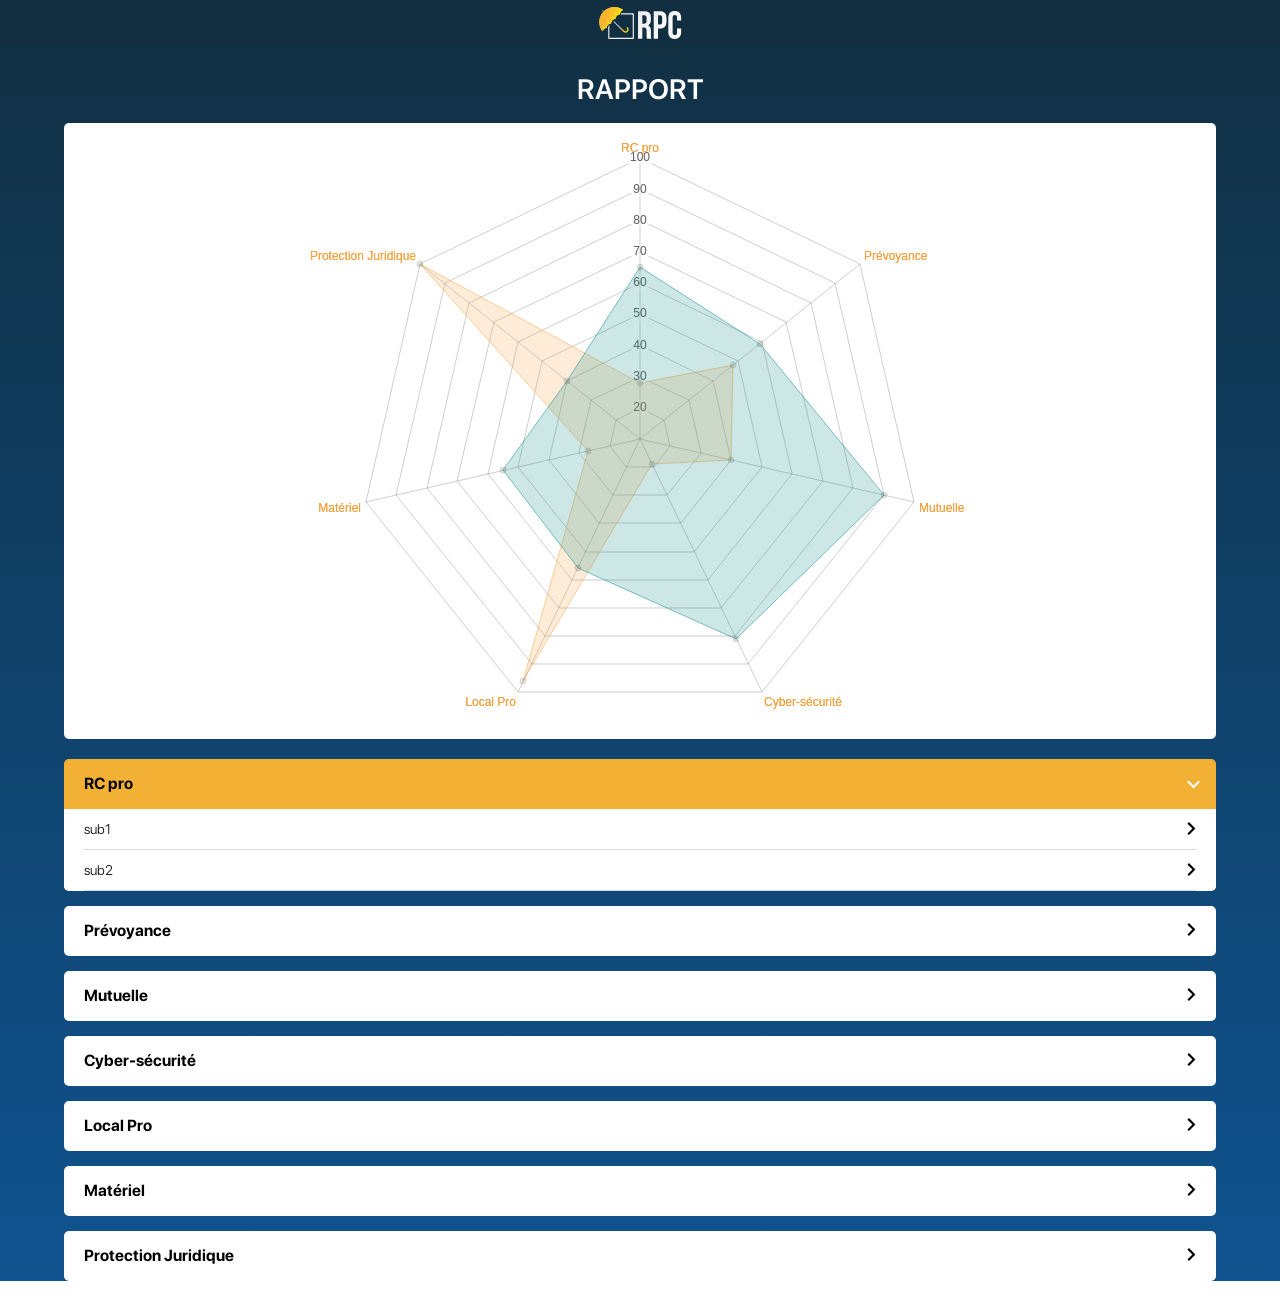
<file: index.html>
<!doctype html><html lang="en"><head><meta charset="utf-8"/><link rel="shortcut icon" href="/favicon.ico"/><meta name="viewport" content="width=device-width,initial-scale=1,shrink-to-fit=no"/><meta name="theme-color" content="#000000"/><link rel="manifest" href="/manifest.json"/><title>React App</title><link href="/static/css/main.ed674c7e.chunk.css" rel="stylesheet"></head><body><noscript>You need to enable JavaScript to run this app.</noscript><div id="root"></div><script>!function(l){function e(e){for(var r,t,n=e[0],o=e[1],u=e[2],f=0,i=[];f<n.length;f++)t=n[f],p[t]&&i.push(p[t][0]),p[t]=0;for(r in o)Object.prototype.hasOwnProperty.call(o,r)&&(l[r]=o[r]);for(s&&s(e);i.length;)i.shift()();return c.push.apply(c,u||[]),a()}function a(){for(var e,r=0;r<c.length;r++){for(var t=c[r],n=!0,o=1;o<t.length;o++){var u=t[o];0!==p[u]&&(n=!1)}n&&(c.splice(r--,1),e=f(f.s=t[0]))}return e}var t={},p={1:0},c=[];function f(e){if(t[e])return t[e].exports;var r=t[e]={i:e,l:!1,exports:{}};return l[e].call(r.exports,r,r.exports,f),r.l=!0,r.exports}f.m=l,f.c=t,f.d=function(e,r,t){f.o(e,r)||Object.defineProperty(e,r,{enumerable:!0,get:t})},f.r=function(e){"undefined"!=typeof Symbol&&Symbol.toStringTag&&Object.defineProperty(e,Symbol.toStringTag,{value:"Module"}),Object.defineProperty(e,"__esModule",{value:!0})},f.t=function(r,e){if(1&e&&(r=f(r)),8&e)return r;if(4&e&&"object"==typeof r&&r&&r.__esModule)return r;var t=Object.create(null);if(f.r(t),Object.defineProperty(t,"default",{enumerable:!0,value:r}),2&e&&"string"!=typeof r)for(var n in r)f.d(t,n,function(e){return r[e]}.bind(null,n));return t},f.n=function(e){var r=e&&e.__esModule?function(){return e.default}:function(){return e};return f.d(r,"a",r),r},f.o=function(e,r){return Object.prototype.hasOwnProperty.call(e,r)},f.p="/";var r=window.webpackJsonp=window.webpackJsonp||[],n=r.push.bind(r);r.push=e,r=r.slice();for(var o=0;o<r.length;o++)e(r[o]);var s=n;a()}([])</script><script src="/static/js/2.e482c2a6.chunk.js"></script><script src="/static/js/main.771df1aa.chunk.js"></script></body></html>
</file>
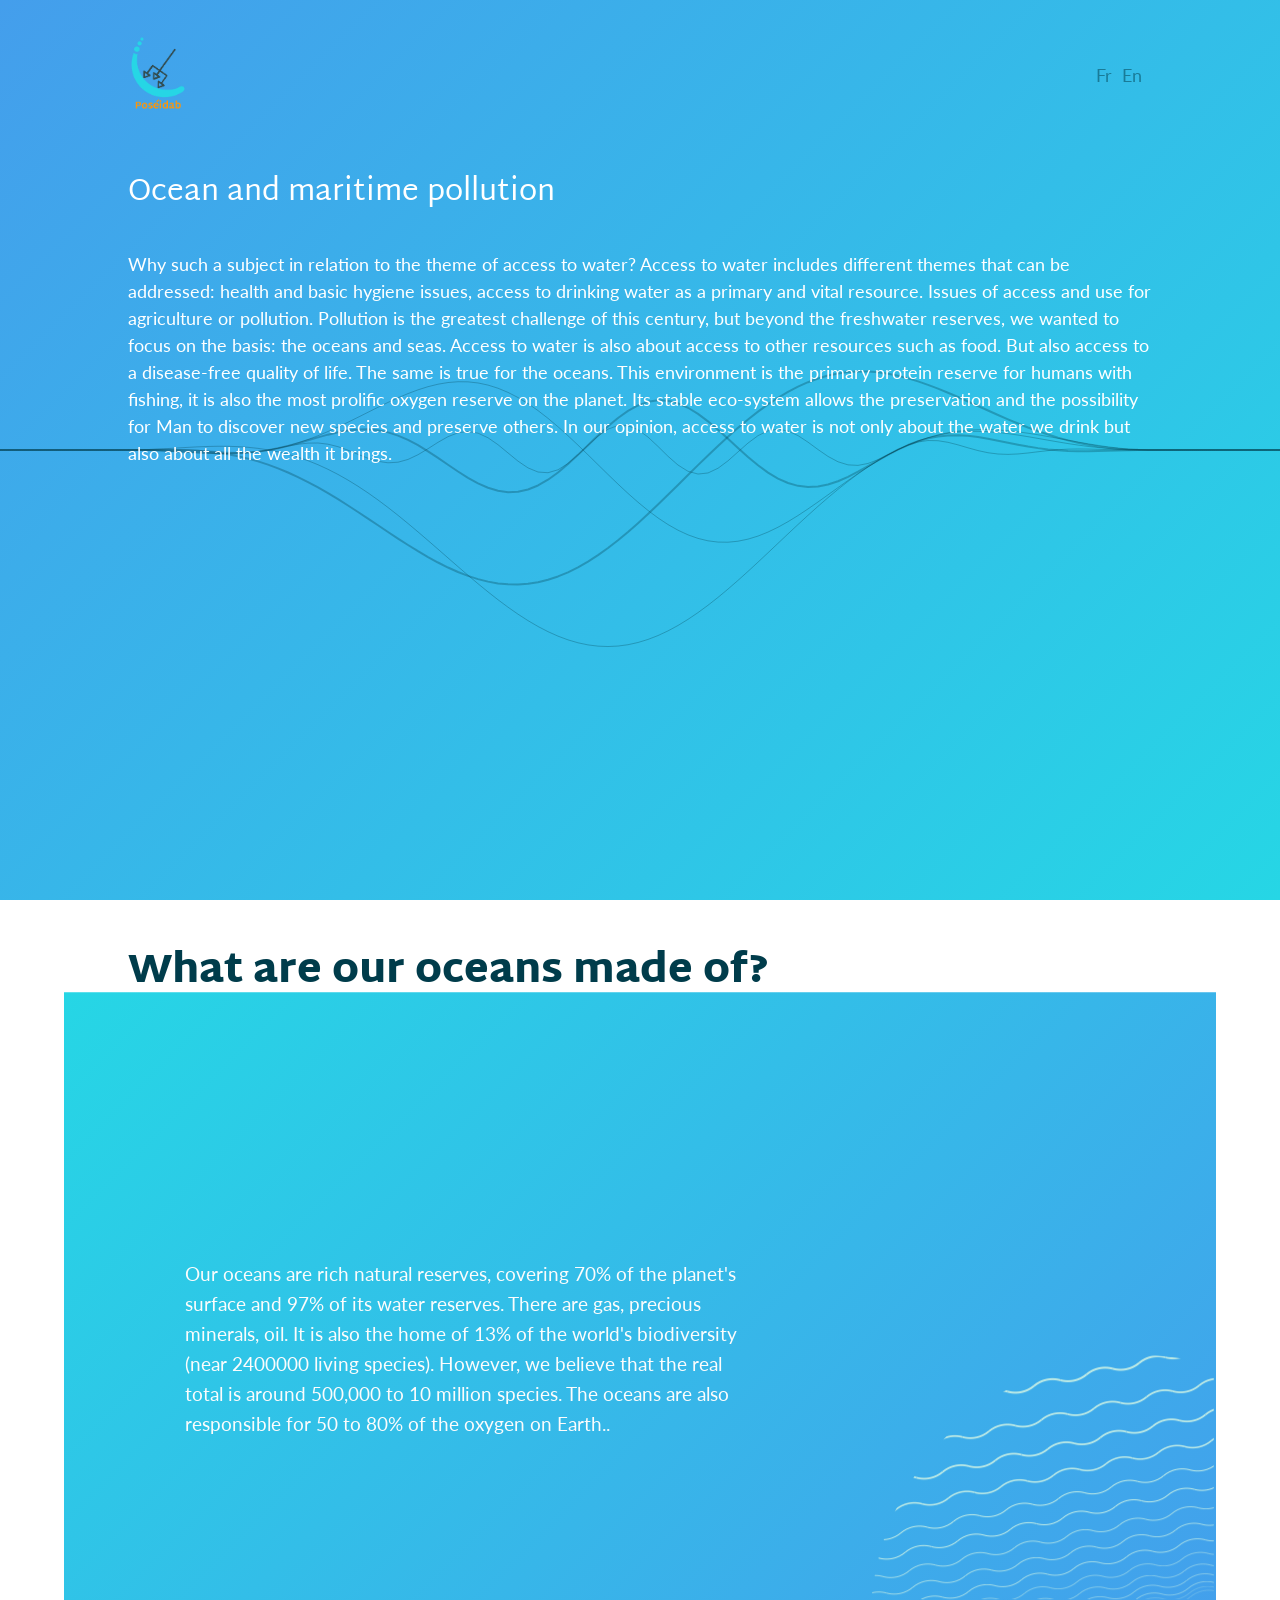
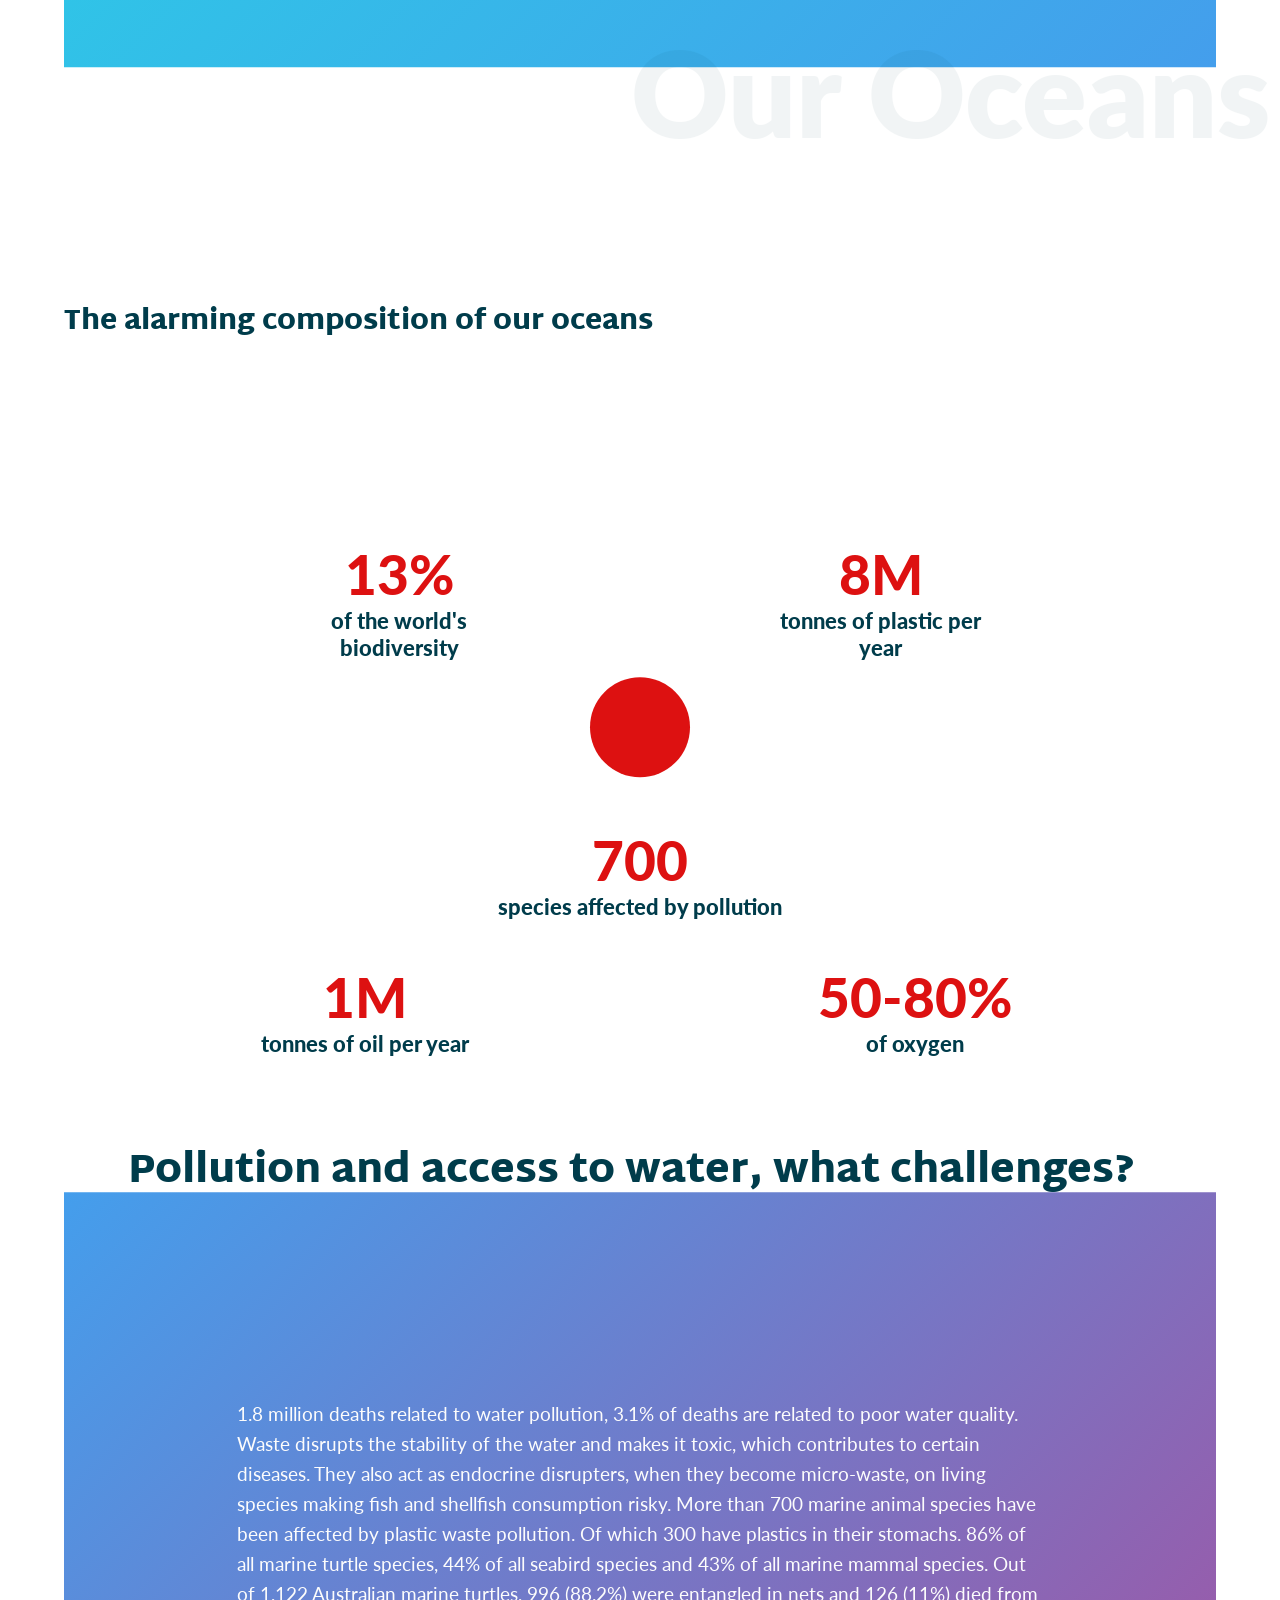
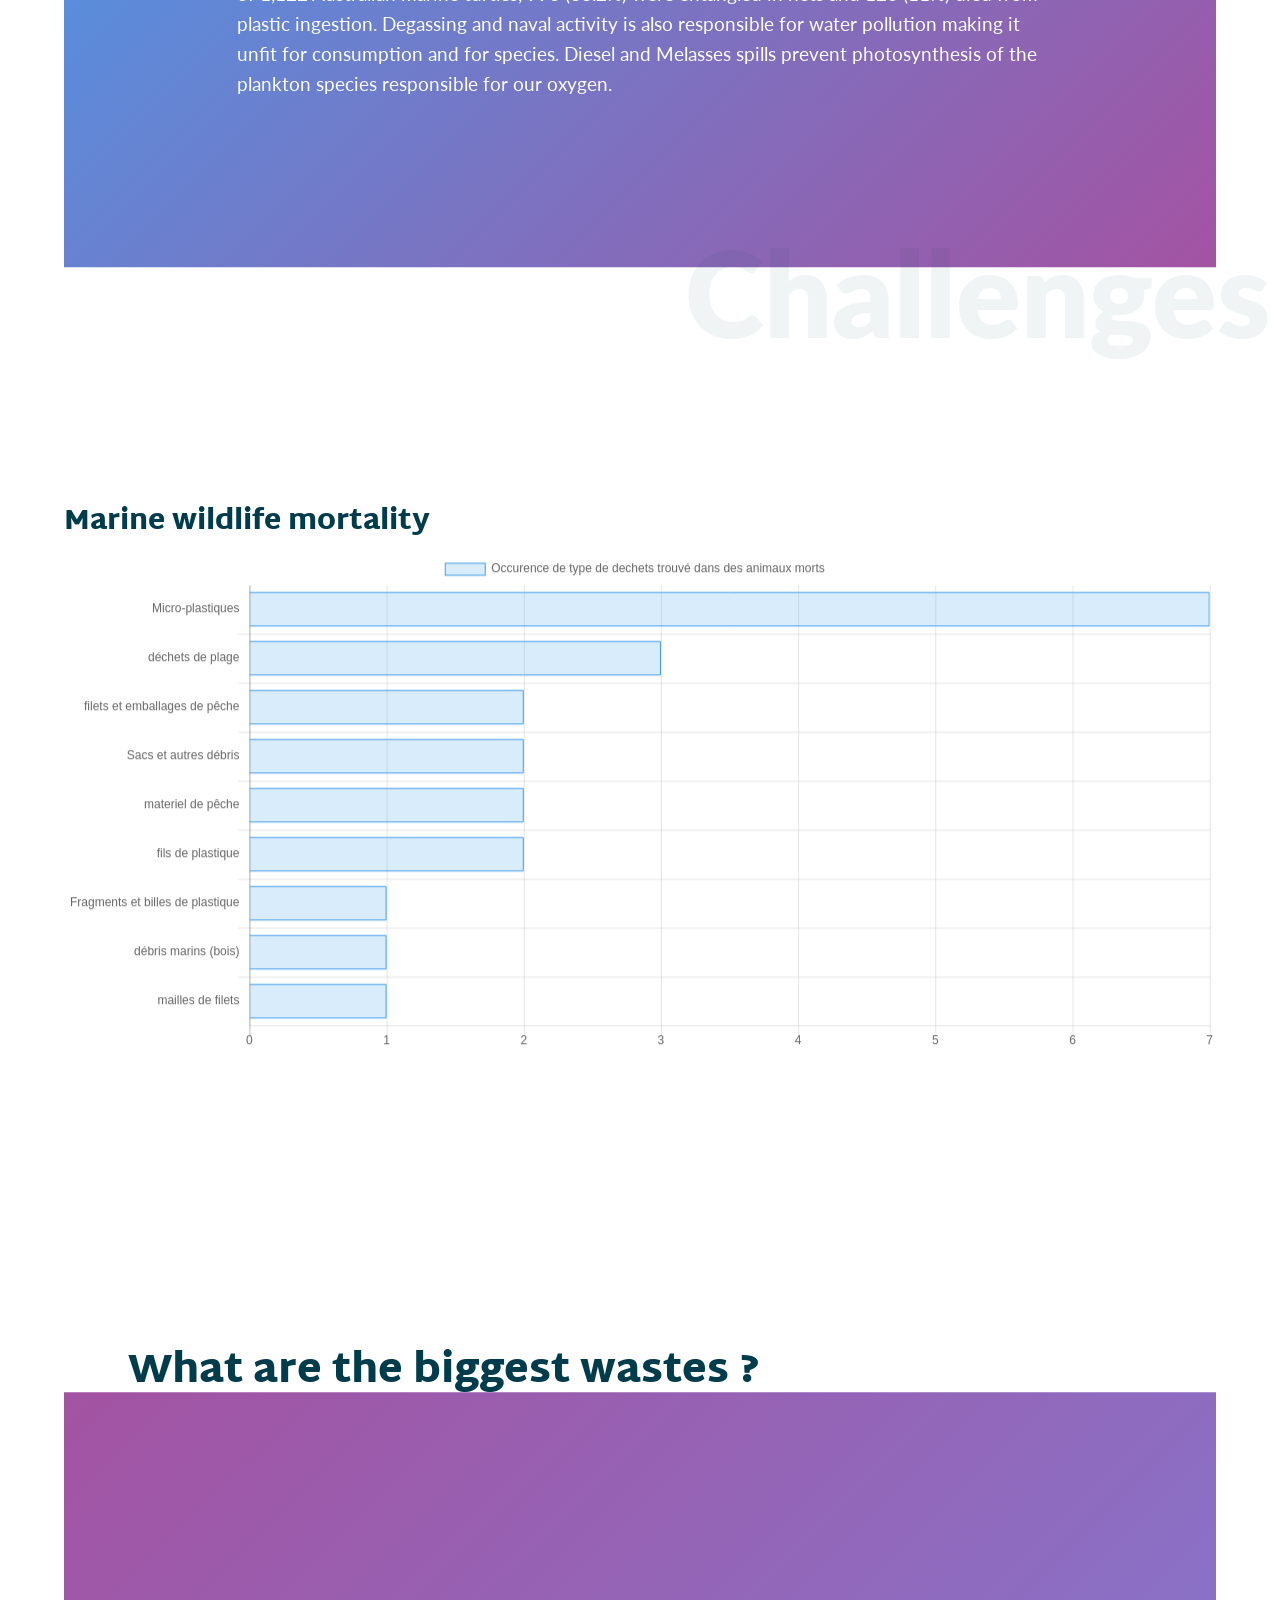
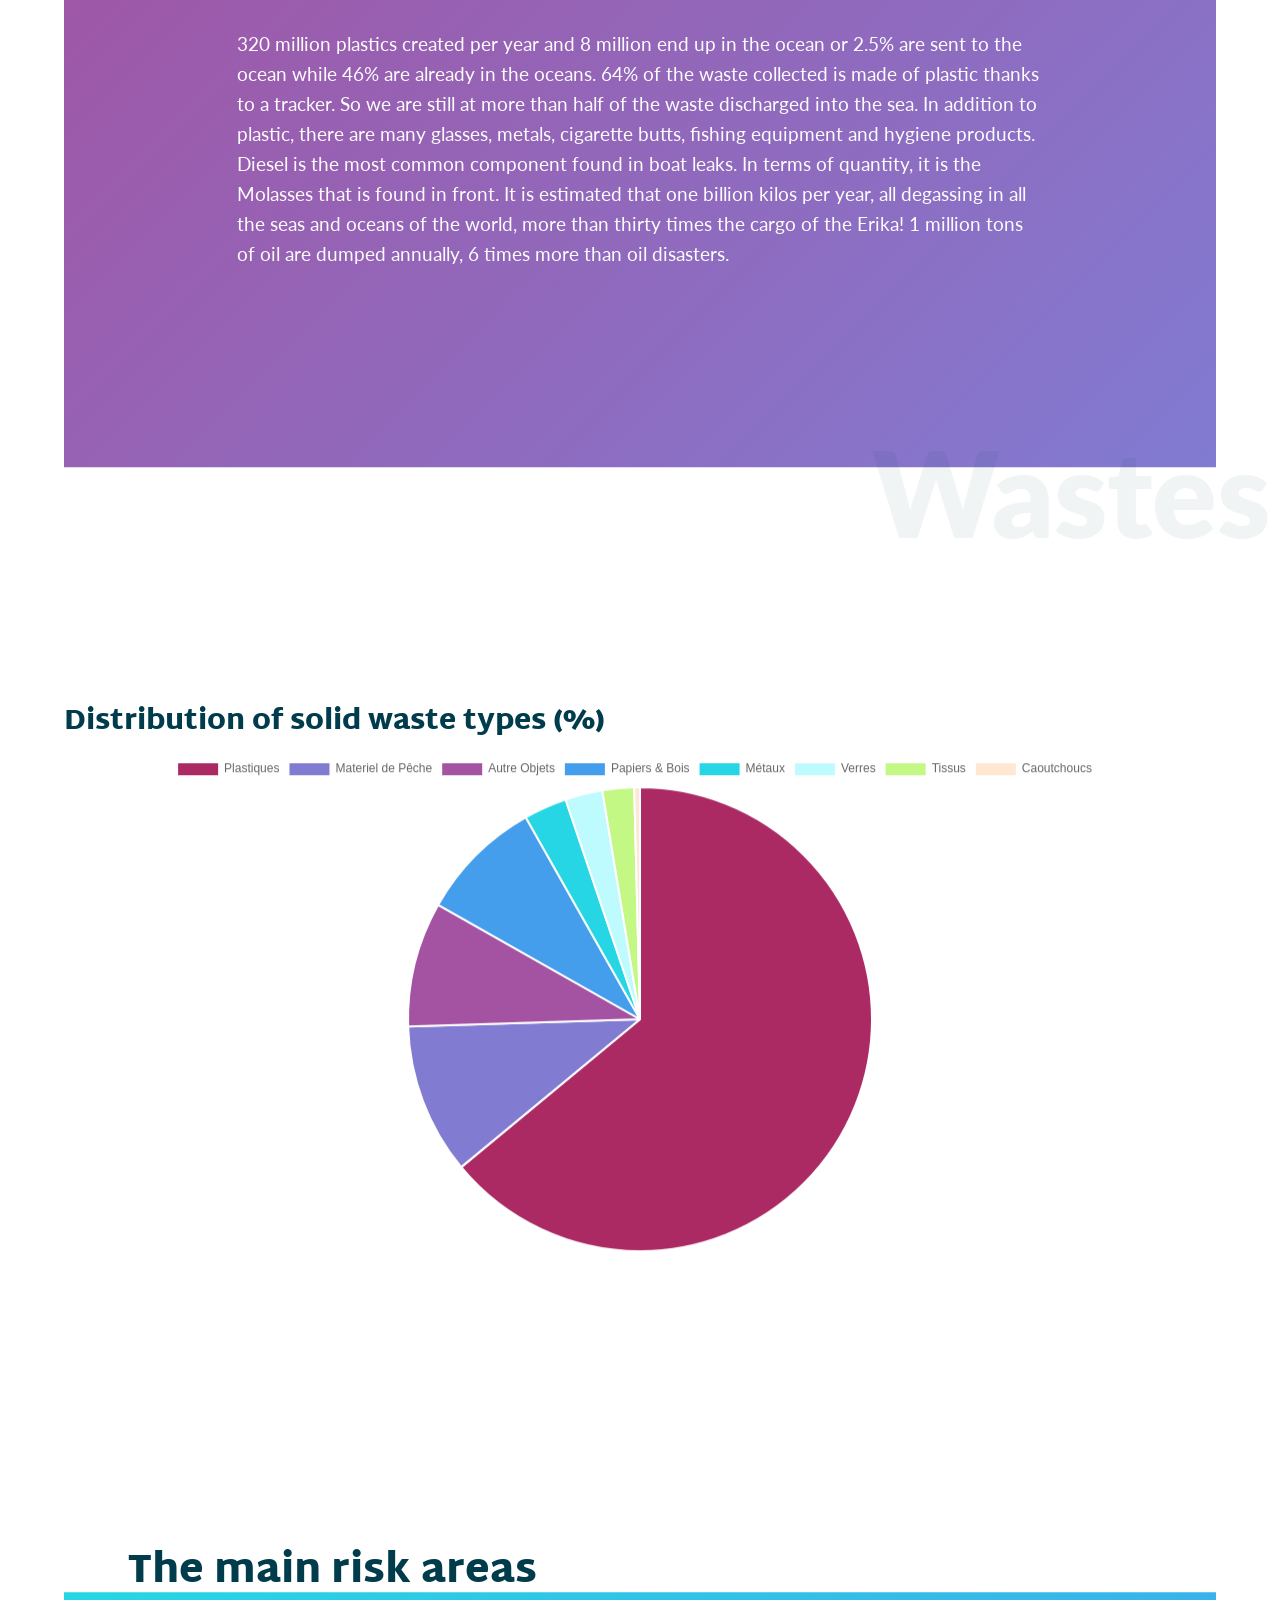
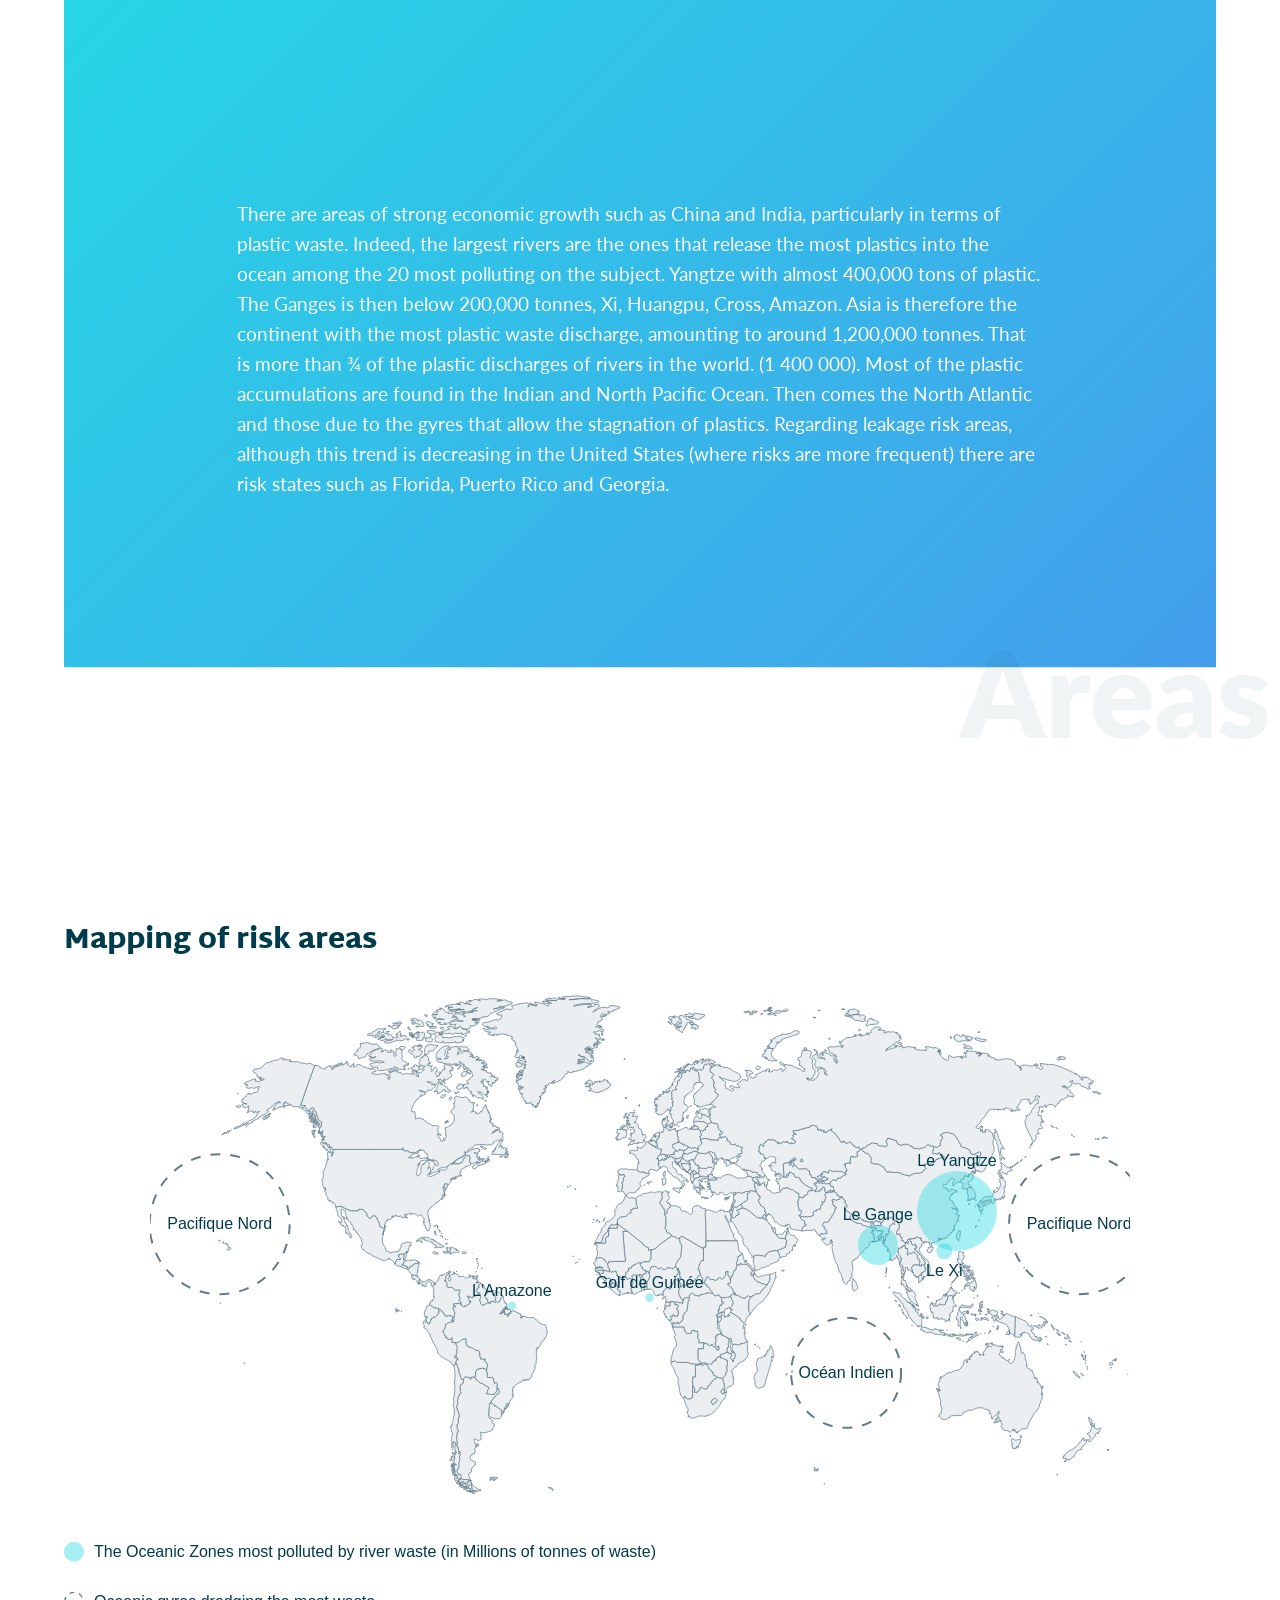
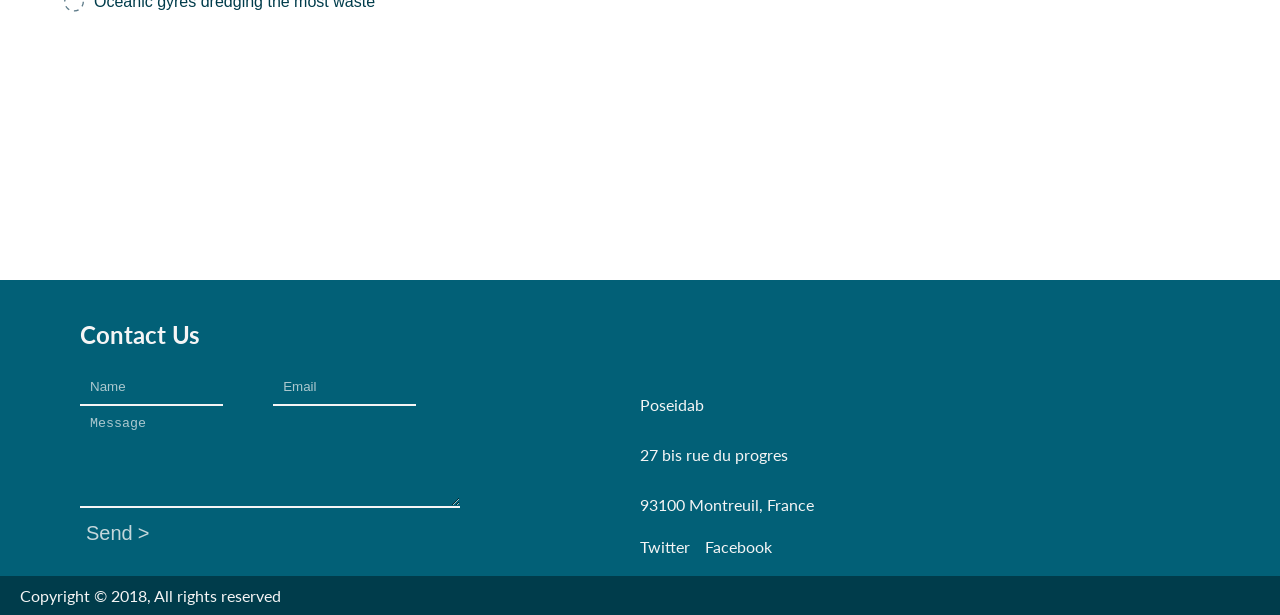
<file: FAMAE_OLD/index.html>
<!doctype html><html lang="en"><head><meta charset="utf-8"><meta name="viewport" content="width=device-width,initial-scale=1,shrink-to-fit=no"><meta name="theme-color" content="#000000"><link rel="manifest" href="/manifest.json"><link rel="shortcut icon" href="/favicon.ico"><link href="https://fonts.googleapis.com/css?family=Lato:300,400,700,900|Martel+Sans:900" rel="stylesheet"><title>Poseidab</title><link href="/static/css/main.566d0727.css" rel="stylesheet"></head><body><div id="root"></div><script type="text/javascript" src="/static/js/main.37c88073.js"></script></body></html>
</file>
<file: static/css/main.ed674c7e.chunk.css>
body{margin:0;padding:0;font-family:-apple-system,BlinkMacSystemFont,Segoe UI,Roboto,Oxygen,Ubuntu,Cantarell,Fira Sans,Droid Sans,Helvetica Neue,sans-serif;-webkit-font-smoothing:antialiased;-moz-osx-font-smoothing:grayscale}code{font-family:source-code-pro,Menlo,Monaco,Consolas,Courier New,monospace}@font-face{font-family:SF;src:url(/static/media/SFProDisplay-Bold.2e684c71.otf) format("opentype"),url(/static/media/SFProDisplay-Bold.dce68801.eot) format("embedded-opentype"),url(/static/media/SFProDisplay-Bold.0280eee6.woff) format("woff"),url(/static/media/SFProDisplay-Bold.6b717fea.ttf) format("truetype"),url(/static/media/SFProDisplay-Bold.9523417f.svg#SFProDisplay-Bold) format("svg");font-weight:800;font-style:normal}@font-face{font-family:SF;src:url(/static/media/SFProDisplay-Semibold.b29a1a88.otf) format("opentype"),url(/static/media/SFProDisplay-Semibold.fb6a0e40.eot) format("embedded-opentype"),url(/static/media/SFProDisplay-Semibold.b523232e.woff) format("woff"),url(/static/media/SFProDisplay-Semibold.2edb49d8.ttf) format("truetype"),url(/static/media/SFProDisplay-Semibold.09d4e6d3.svg#SFProDisplay-Semibold) format("svg");font-weight:600;font-style:normal}@font-face{font-family:SF;src:url(/static/media/SFProDisplay-Light.0bab02e9.otf) format("opentype"),url(/static/media/SFProDisplay-Light.e12ed572.eot) format("embedded-opentype"),url(/static/media/SFProDisplay-Light.588a132e.woff) format("woff"),url(/static/media/SFProDisplay-Light.357cfb5d.ttf) format("truetype"),url(/static/media/SFProDisplay-Light.c27eebe2.svg#SFProDisplay-Light) format("svg");font-weight:300;font-style:normal}a,abbr,acronym,address,applet,article,aside,audio,b,big,blockquote,body,canvas,caption,center,cite,code,dd,del,details,dfn,div,dl,dt,em,embed,fieldset,figcaption,figure,footer,form,h1,h2,h3,h4,h5,h6,header,hgroup,html,i,iframe,img,ins,kbd,label,legend,li,mark,menu,nav,object,ol,output,p,pre,q,ruby,s,samp,section,small,span,strike,strong,sub,summary,sup,table,tbody,td,tfoot,th,thead,time,tr,tt,u,ul,var,video{margin:0;padding:0;border:0;font-size:100%;font:inherit;vertical-align:initial;box-sizing:border-box}article,aside,details,figcaption,figure,footer,header,hgroup,menu,nav,section{display:block}body{line-height:1}ol,ul{list-style:none}blockquote,q{quotes:none}blockquote:after,blockquote:before,q:after,q:before{content:"";content:none}table{border-collapse:collapse;border-spacing:0}.App{font-family:SF,Impact,sans-serif;background:-webkit-linear-gradient(#112f41,#0f5390);background:linear-gradient(#112f41,#0f5390);height:auto;min-height:100vh}.App-header{background-color:#112f41;min-height:5vh;display:-webkit-flex;display:flex;-webkit-flex-direction:column;flex-direction:column;-webkit-align-items:center;align-items:center;-webkit-justify-content:center;justify-content:center;font-size:calc(10px + 2vmin);color:#fff}h1{font-weight:600;text-align:center;color:#fff;font-size:28px;margin:30px 0 20px}.App-content{width:90%;margin:0 auto;height:auto}.radar_content{width:100%;background:#fff;border-radius:5px;margin-bottom:20px;padding:20px 0}.expand h3:after{content:url(/static/media/arrow.27be4543.svg);-webkit-transition:all .2s ease-out;transition:all .2s ease-out}.expand .list_title{display:block;background:#fff;border-radius:5px;margin-bottom:15px}.expand .list_title>h3{font-size:16px;padding:0 20px;font-weight:800;height:50px;display:-webkit-flex;display:flex;-webkit-align-items:center;align-items:center;-webkit-justify-content:space-between;justify-content:space-between}.expand .list_title-open{background:#f2b134}.expand .list_title-open>h3:after{content:url(/static/media/arrow_w.c3ff63a1.svg);-webkit-transform:rotate(90deg);transform:rotate(90deg)}.expand .list_title .subexpand{border-bottom-right-radius:5px;border-bottom-left-radius:5px;background:#fff;width:100%;padding:0 20px}.expand .list_title .sublist_title{font-size:14px}.expand .list_title .sublist_title>h3{font-size:14px;height:40px;display:-webkit-flex;display:flex;-webkit-align-items:center;align-items:center;-webkit-justify-content:space-between;justify-content:space-between}.expand .list_title .sublist_title:after{content:"";display:block;width:100%;height:1px;background:#d8d8d8}.expand .list_title .sublist_title-open>h3:after{content:url(/static/media/arrow.27be4543.svg);-webkit-transform:rotate(90deg);transform:rotate(90deg)}.expand .list_title .sublist_title .subtext{padding:5px 0 10px}
/*# sourceMappingURL=main.ed674c7e.chunk.css.map */
</file>
<file: static/css/main.566d0727.css>
footer{font-family:Lato,sans-serif;color:#f5f5f5;background:#026077}footer .footer--container{padding:40px 80px 0;margin:0 auto;max-width:100%}footer .footer--container h2{margin-top:0}footer .footer--container .footer--inner{display:-ms-flexbox;display:flex;-ms-flex-direction:row;flex-direction:row;-ms-flex-pack:justify;justify-content:space-between;-ms-flex-wrap:wrap;flex-wrap:wrap}footer .footer--container form{width:100%;display:-ms-flexbox;display:flex;-ms-flex-direction:column;flex-direction:column;-ms-flex-pack:center;justify-content:center;-ms-flex-align:center;align-items:center}@media screen and (min-width:1221px){footer .footer--container form{display:block;width:50%}}footer .footer--container form button{color:#f5f5f5;opacity:.8;-webkit-transition:all .3s;-o-transition:all .3s;transition:all .3s;outline:none;border:none;background:transparent;font-size:1.25rem;margin:10px 0}footer .footer--container form button:after{-webkit-transition:all .3s;-o-transition:all .3s;transition:all .3s;content:">";margin-left:5px}footer .footer--container form button:hover{cursor:pointer;opacity:1}footer .footer--container form button:hover:after{margin-left:10px}footer .footer--container .info--container{width:100%;display:-ms-flexbox;display:flex;-ms-flex-direction:column;flex-direction:column}@media (max-width:1220px){footer .footer--container .info--container{margin-top:20px}}@media screen and (min-width:1221px){footer .footer--container .info--container{width:50%}}footer .footer--container .info--container__content{-ms-flex:1 1 0%;flex:1 1 0%;margin-top:60px;line-height:50px}footer .footer--container .info--container__icons ul{padding:0;margin:0}footer .footer--container .info--container__icons ul li{display:inline-block;margin-right:15px}footer .footer--container .info--container__icons ul li:last-of-type{margin-right:0}footer .footer--container .footer--sub{-ms-flex-pack:justify;justify-content:space-between;-ms-flex-align:center;align-items:center;padding:10px 20px;background:#003c4b;margin-top:20px;position:relative;left:-80px;width:calc(100vw - 40px);-ms-flex-wrap:wrap;flex-wrap:wrap;display:-ms-flexbox;display:flex}footer .footer--container .footer--sub h2{margin:0}footer .footer--container .footer--sub ul{margin:0;padding:0}footer .footer--container .footer--sub ul li{display:inline-block;margin-right:15px}input[type=text]{width:22%;padding-right:40px}@media screen and (max-width:767px){input[type=text]{width:100%;margin-top:10px}}@media screen and (min-width:768px) and (max-width:1220px){input[type=text]{margin-right:15px}}@media screen and (min-width:1221px){input[type=text]:first-of-type{margin-right:50px}}.form-group.block{width:100%}.form-group.block textarea{width:100%;height:80px}@media screen and (max-width:767px){.form-group.block{margin-top:20px}}@media screen and (min-width:1221px){.form-group.block{max-width:360px}}input[type=text],textarea{background:transparent;border:none;outline:none;color:#f5f5f5;padding:10px;border-bottom:2px solid #f5f5f5}input[type=text]::-webkit-input-placeholder,textarea::-webkit-input-placeholder{color:#f5f5f5;opacity:.7}input[type=text]:-ms-input-placeholder,textarea:-ms-input-placeholder{color:#f5f5f5;opacity:.7}input[type=text]::placeholder,textarea::placeholder{color:#f5f5f5;opacity:.7}.block__2 .block__2-first{background:#fff;height:100vh;width:100%;position:relative}.block__2 .block__2-first.no-height{min-height:100vh;height:120vh}@media screen and (max-width:767px){.block__2 .block__2-first.no-height{min-height:0;height:auto}}@media screen and (max-width:767px){.block__2 .block__2-first{margin:80px 0 20px;display:block;min-height:0;height:auto}}.block__2 .block__2-first h3{color:#003c4b;font-family:Martel Sans,sans-serif;font-size:40px;font-weight:900;position:absolute;z-index:1;left:10%;top:4%;margin:0}@media screen and (max-width:767px){.block__2 .block__2-first h3{text-align:center;left:50%;width:92%;top:0;-webkit-transform:translate(-50%,-100%);-ms-transform:translate(-50%,-100%);transform:translate(-50%,-100%);font-size:21px;line-height:1.2;display:block;min-height:0;height:auto}}.block__2 .block__2-first h4{color:#003c4b;font-family:Lato,sans-serif;font-size:120px;font-weight:800;position:absolute;right:10px;bottom:4%;z-index:1;opacity:.05;margin:0}@media screen and (max-width:767px){.block__2 .block__2-first h4{display:none}}.block__2 .block__2-first h5{color:#003c4b;font-family:Martel Sans,sans-serif;font-size:28px;font-weight:900;display:block;margin:5px 0}@media screen and (max-width:767px){.block__2 .block__2-first h5{text-align:center;font-size:21px;line-height:1.2}}.block__2 .block__2-first .legend{display:block;width:80%;height:auto}.block__2 .block__2-first .legend .fleuve,.block__2 .block__2-first .legend .gyre{display:-ms-flexbox;display:flex;-ms-flex-pack:left;justify-content:left;-ms-flex-align:center;align-items:center}.block__2 .block__2-first .legend img{width:20px;margin-right:10px;height:auto}.block__2 .block__2-first .block__2-container{position:absolute;width:90%;height:75%;top:50%;background:-webkit-linear-gradient(-45deg,#a353a2,#817bd2);background:-webkit-linear-gradient(315deg,#a353a2,#817bd2);background:-o-linear-gradient(315deg,#a353a2 0,#817bd2 100%);background:linear-gradient(135deg,#a353a2,#817bd2);left:50%;-webkit-transform:translateX(-50%) translateY(-53%);-ms-transform:translateX(-50%) translateY(-53%);transform:translateX(-50%) translateY(-53%)}@media screen and (max-width:767px){.block__2 .block__2-first .block__2-container{margin:0 auto;position:relative;display:block;height:auto;top:0;left:0;-webkit-transform:none;-ms-transform:none;transform:none;padding:25px 10px}}.block__2 .block__2-first .block__2-container.blue{background:-webkit-linear-gradient(-45deg,#26d6e5,#449eec);background:-webkit-linear-gradient(315deg,#26d6e5,#449eec);background:-o-linear-gradient(315deg,#26d6e5 0,#449eec 100%);background:linear-gradient(135deg,#26d6e5,#449eec)}.block__2 .block__2-first .block__2-container.orange{background:-webkit-linear-gradient(-45deg,#449eec,#a353a2);background:-webkit-linear-gradient(315deg,#449eec,#a353a2);background:-o-linear-gradient(315deg,#449eec 0,#a353a2 100%);background:linear-gradient(135deg,#449eec,#a353a2)}.block__2 .block__2-first .block__2-container.no-color{background:none}.block__2 .block__2-first .block__2-container button{display:none}.block__2 .block__2-first .block__2-container .block__2-wrapper-r{position:relative;width:100%;height:100%;outline:none}@media screen and (max-width:767px){.block__2 .block__2-first .block__2-container .block__2-wrapper-r{position:relative;display:block;height:auto}}.block__2 .block__2-first .block__2-container .block__2-wrapper-r p{color:#fcfcfc;font-family:Lato,sans-serif;font-size:19px;line-height:30px;font-weight:400;width:70%;position:absolute;top:50%;left:50%;-webkit-transform:translateY(-50%) translateX(-50%);-ms-transform:translateY(-50%) translateX(-50%);transform:translateY(-50%) translateX(-50%)}@media screen and (max-width:767px){.block__2 .block__2-first .block__2-container .block__2-wrapper-r p{font-size:16px;position:relative;display:block;width:90%;margin:0 auto;height:auto;top:0;left:0;-webkit-transform:none;-ms-transform:none;transform:none}}.block__2 .block__2-first .left{left:0;top:0;width:50%;position:absolute;height:100%}@media (max-width:900px){.block__2 .block__2-first .left{float:none;width:100%}}@media screen and (max-width:767px){.block__2 .block__2-first .left{position:relative;width:100%;display:block}}.block__2 .block__2-first .left h2{position:absolute;top:20%;right:0;color:#fcfcfc;font-family:Lato,sans-serif;font-size:30px;line-height:36px;padding:20px 0;font-weight:400;margin-top:0}@media (max-width:900px){.block__2 .block__2-first .left h2{right:50%;-webkit-transform:translateX(50%);-ms-transform:translateX(50%);transform:translateX(50%)}}@media (max-width:600px){.block__2 .block__2-first .left h2{font-size:22px}}@media screen and (max-width:767px){.block__2 .block__2-first .left h2{top:0;right:0;-webkit-transform:none;-ms-transform:none;transform:none;position:relative;display:block}}.block__2 .block__2-first .left .left-container{position:relative;width:100%;height:100%}.block__2 .block__2-first .left .bottom-part{position:absolute;display:-ms-flexbox;display:flex;bottom:10%;right:10px;width:45%}.block__2 .block__2-first .left .bottom-part .bottom-title{margin-right:40px;font-size:10px;color:#fcfcfc;font-family:Lato,sans-serif;white-space:nowrap;opacity:.5}.block__2 .block__2-first .left .bottom-part hr{width:50%;font-size:10px;height:0;border:1px solid #fcfcfc;opacity:.5;margin-right:40px;margin-top:15px}.block__2 .block__2-first .left .bottom-part .bottom-number{font-size:10px;color:#fcfcfc;opacity:.5;font-family:Lato,sans-serif}.block__2 .block__2-first .right{top:0;right:0;width:50%;position:absolute;height:100%}@media (max-width:900px){.block__2 .block__2-first .right{display:none!important}}.block__2 .block__2-first .right .right-container{position:relative;width:100%;height:100%}.block__2 .block__2-first .right .right-container img{position:absolute;bottom:10%;left:50%;-webkit-transform:translateX(-50%);-ms-transform:translateX(-50%);transform:translateX(-50%)}.slick-list,.slick-track{height:100%}.history .left{width:70%!important}@media (max-width:900px){.history .left{width:100%!important}}.history .left h3{margin-top:0}@media (max-width:900px){.history .left h3{font-size:16px!important;line-height:26px!important}}@media (max-width:600px){.history .left h3{font-size:14px!important;line-height:20px!important}}.history .right{width:30%!important}.will-animate{opacity:0;-webkit-transform:translateY(50px);-ms-transform:translateY(50px);transform:translateY(50px);-webkit-transition:all .6s cubic-bezier(.25,.46,.45,.94);-o-transition:all .6s cubic-bezier(.25,.46,.45,.94);transition:all .6s cubic-bezier(.25,.46,.45,.94)}.animate{opacity:1;-webkit-transform:translateY(0);-ms-transform:translateY(0);transform:translateY(0)}.slick-slider{-webkit-box-sizing:border-box;box-sizing:border-box;-webkit-user-select:none;-moz-user-select:none;-ms-user-select:none;user-select:none;-webkit-touch-callout:none;-khtml-user-select:none;-ms-touch-action:pan-y;touch-action:pan-y;-webkit-tap-highlight-color:transparent}.slick-list,.slick-slider{position:relative;display:block}.slick-list{overflow:hidden;margin:0;padding:0}.slick-list:focus{outline:none}.slick-list.dragging{cursor:pointer;cursor:hand}.slick-slider .slick-list,.slick-slider .slick-track{-webkit-transform:translateZ(0);-ms-transform:translateZ(0);transform:translateZ(0)}.slick-track{position:relative;top:0;left:0;display:block;margin-left:auto;margin-right:auto}.slick-track:after,.slick-track:before{display:table;content:""}.slick-track:after{clear:both}.slick-loading .slick-track{visibility:hidden}.slick-slide{display:none;float:left;height:100%;min-height:1px}[dir=rtl] .slick-slide{float:right}.slick-slide img{display:block}.slick-slide.slick-loading img{display:none}.slick-slide.dragging img{pointer-events:none}.slick-initialized .slick-slide{display:block}.slick-loading .slick-slide{visibility:hidden}.slick-vertical .slick-slide{display:block;height:auto;border:1px solid transparent}.slick-arrow.slick-hidden{display:none}.slick-loading .slick-list{background:#fff url([data-uri]) 50% no-repeat}@font-face{font-family:slick;font-weight:400;font-style:normal;src:url(/static/media/slick.ced611da.eot);src:url(/static/media/slick.ced611da.eot?#iefix) format("embedded-opentype"),url(/static/media/slick.b7c9e1e4.woff) format("woff"),url(/static/media/slick.d41f55a7.ttf) format("truetype"),url(/static/media/slick.f97e3bbf.svg#slick) format("svg")}.slick-next,.slick-prev{font-size:0;line-height:0;position:absolute;top:50%;display:block;width:20px;height:20px;padding:0;-webkit-transform:translateY(-50%);-ms-transform:translateY(-50%);transform:translateY(-50%);cursor:pointer;border:none}.slick-next,.slick-next:focus,.slick-next:hover,.slick-prev,.slick-prev:focus,.slick-prev:hover{color:transparent;outline:none;background:transparent}.slick-next:focus:before,.slick-next:hover:before,.slick-prev:focus:before,.slick-prev:hover:before{opacity:1}.slick-next.slick-disabled:before,.slick-prev.slick-disabled:before{opacity:.25}.slick-next:before,.slick-prev:before{font-family:slick;font-size:20px;line-height:1;opacity:.75;color:#fff;-webkit-font-smoothing:antialiased;-moz-osx-font-smoothing:grayscale}.slick-prev{left:-25px}[dir=rtl] .slick-prev{right:-25px;left:auto}.slick-prev:before{content:"\2190"}[dir=rtl] .slick-prev:before{content:"\2192"}.slick-next{right:-25px}[dir=rtl] .slick-next{right:auto;left:-25px}.slick-next:before{content:"\2192"}[dir=rtl] .slick-next:before{content:"\2190"}.slick-dotted.slick-slider{margin-bottom:30px}.slick-dots{position:absolute;bottom:-25px;display:block;width:100%;padding:0;margin:0;list-style:none;text-align:center}.slick-dots li{position:relative;display:inline-block;margin:0 5px;padding:0}.slick-dots li,.slick-dots li button{width:20px;height:20px;cursor:pointer}.slick-dots li button{font-size:0;line-height:0;display:block;padding:5px;color:transparent;border:0;outline:none;background:transparent}.slick-dots li button:focus,.slick-dots li button:hover{outline:none}.slick-dots li button:focus:before,.slick-dots li button:hover:before{opacity:1}.slick-dots li button:before{font-family:slick;font-size:6px;line-height:20px;position:absolute;top:0;left:0;width:20px;height:20px;content:"\2022";text-align:center;opacity:.25;color:#000;-webkit-font-smoothing:antialiased;-moz-osx-font-smoothing:grayscale}.slick-dots li.slick-active button:before{opacity:.75;color:#000}.stats-container{position:relative;height:90vh;padding:0 0 50px;background:#fff}.stats-container ul{position:absolute;width:100%;height:100%;padding:0}.stats-container ul li.text{z-index:4;width:210px;position:absolute;font-family:Lato,sans-serif;list-style:none;text-align:center}.stats-container ul li.text span{color:#003c4b;font-weight:bolder;font-size:22px}@media screen and (max-width:767px){.stats-container ul li.text span{text-align:center;font-size:18px;line-height:1.2}}.stats-container ul li.text span span.number{font-size:55px;color:#d11}@media screen and (max-width:767px){.stats-container ul li.text span span.number{text-align:center;font-size:50px}}.stats-container ul li.text.h1{width:300px;left:50%;top:50%;-webkit-transform:translate(-50%,-50%);-webkit-transform-origin:-50%,-50%;-webkit-transform:translate(-50%,30%);-ms-transform:translate(-50%,30%);transform:translate(-50%,30%);color:#afc5dd}.stats-container ul li.text.text-1{left:20%;top:20%}.stats-container ul li.text.text-2{left:17%;bottom:20%}.stats-container ul li.text.text-3{right:20%;top:20%}.stats-container ul li.text.text-4{right:17%;bottom:20%}.stats-container #wave{position:absolute;z-index:0;width:720px;height:720px;left:50%;top:50%;margin-left:-360px;margin-top:-360px}.stats-container #wave div{position:absolute;top:0;left:0;right:0;bottom:0;border:none}.stats-container #wave .wave-1,.stats-container #wave .wave-2{border-radius:50%}.stats-container #wave .wave-1{-webkit-animation:animation_wave 5s linear infinite;animation:animation_wave 5s linear infinite}.stats-container #wave .wave-2{-webkit-animation:animation_wave2 5s linear infinite;animation:animation_wave2 5s linear infinite;width:100px;height:100px;background:#afc5dd;left:50%;top:50%;-webkit-transform:translate(-50%,-50%);-webkit-transform-origin:-50%,-50%;-ms-transform:translate(-50%,-50%);transform:translate(-50%,-50%);background:#d11}@-webkit-keyframes animation_wave{0%{opacity:1;width:720px;height:720px}25%{opacity:1;width:710px;height:710px}50%{opacity:1;width:720px;height:720px}75%{opacity:1;width:710px;height:710px}to{opacity:1;width:720px;height:720px}}@keyframes animation_wave{0%{opacity:1;width:720px;height:720px}25%{opacity:1;width:710px;height:710px}50%{opacity:1;width:720px;height:720px}75%{opacity:1;width:710px;height:710px}to{opacity:1;width:720px;height:720px}}@-webkit-keyframes animation_wave2{0%{opacity:1;width:100px;height:100px}25%{opacity:.5;width:110px;height:110px}50%{opacity:1;width:100px;height:100px}75%{opacity:.5;width:110px;height:110px}to{opacity:1;width:100px;height:100px}}@keyframes animation_wave2{0%{opacity:1;width:100px;height:100px}25%{opacity:.5;width:110px;height:110px}50%{opacity:1;width:100px;height:100px}75%{opacity:.5;width:110px;height:110px}to{opacity:1;width:100px;height:100px}}.stats-container #shadow{position:absolute;z-index:1;width:720px;height:720px;left:50%;top:50%;margin-left:-360px;margin-top:-360px}.stats-container #shadow div{z-index:-3;position:absolute;top:0;left:0;right:0;bottom:0;border:5px solid #d11}.stats-container #shadow .shadow-1,.stats-container #shadow .shadow-2,.stats-container #shadow .shadow-3,.stats-container #shadow .shadow-4,.stats-container #shadow .shadow-5,.stats-container #shadow .shadow-6,.stats-container #shadow .shadow-7,.stats-container #shadow .shadow-8,.stats-container #shadow .shadow-9,.stats-container #shadow .shadow-10,.stats-container #shadow .shadow-11,.stats-container #shadow .shadow-12,.stats-container #shadow .shadow-13{border-radius:50%;-webkit-transform:scale(0);-ms-transform:scale(0);transform:scale(0)}.stats-container #shadow .shadow-1{-webkit-animation:animation_shadow 13s linear infinite;animation:animation_shadow 13s linear infinite;-webkit-animation-delay:0s;animation-delay:0s}.stats-container #shadow .shadow-2{-webkit-animation:animation_shadow 13s linear infinite;animation:animation_shadow 13s linear infinite;-webkit-animation-delay:1s;animation-delay:1s}.stats-container #shadow .shadow-3{-webkit-animation:animation_shadow 13s linear infinite;animation:animation_shadow 13s linear infinite;-webkit-animation-delay:2s;animation-delay:2s}.stats-container #shadow .shadow-4{-webkit-animation:animation_shadow 13s linear infinite;animation:animation_shadow 13s linear infinite;-webkit-animation-delay:3s;nimation-delay:3s}.stats-container #shadow .shadow-5{-webkit-animation:animation_shadow 13s linear infinite;animation:animation_shadow 13s linear infinite;-webkit-animation-delay:4s;animation-delay:4s}.stats-container #shadow .shadow-6{-webkit-animation:animation_shadow 13s linear infinite;animation:animation_shadow 13s linear infinite;-webkit-animation-delay:5s;animation-delay:5s}.stats-container #shadow .shadow-7{-webkit-animation:animation_shadow 13s linear infinite;animation:animation_shadow 13s linear infinite;-webkit-animation-delay:6s;animation-delay:6s}.stats-container #shadow .shadow-8{-webkit-animation:animation_shadow 13s linear infinite;animation:animation_shadow 13s linear infinite;-webkit-animation-delay:7s;animation-delay:7s}.stats-container #shadow .shadow-9{-webkit-animation:animation_shadow 13s linear infinite;animation:animation_shadow 13s linear infinite;-webkit-animation-delay:8s;animation-delay:8s}.stats-container #shadow .shadow-10{-webkit-animation:animation_shadow 13s linear infinite;animation:animation_shadow 13s linear infinite;-webkit-animation-delay:9s;animation-delay:9s}.stats-container #shadow .shadow-11{-webkit-animation:animation_shadow 13s linear infinite;animation:animation_shadow 13s linear infinite;-webkit-animation-delay:10s;animation-delay:10s}.stats-container #shadow .shadow-12{-webkit-animation:animation_shadow 13s linear infinite;animation:animation_shadow 13s linear infinite;-webkit-animation-delay:11s;animation-delay:11s}.stats-container #shadow .shadow-13{-webkit-animation:animation_shadow 13s linear infinite;animation:animation_shadow 13s linear infinite;-webkit-animation-delay:12s;animation-delay:12s}@-webkit-keyframes animation_shadow{0%{-webkit-transform:scale(0);transform:scale(0);opacity:.1;border-width:2px}40%{-webkit-transform:scale(.35);transform:scale(.35);opacity:.1;border-width:5px}90%{-webkit-transform:scale(.85);transform:scale(.85);opacity:0;border-width:10px}to{-webkit-transform:scale(1);transform:scale(1);opacity:0;border-width:10px}}@keyframes animation_shadow{0%{-webkit-transform:scale(0);transform:scale(0);opacity:.1;border-width:2px}40%{-webkit-transform:scale(.35);transform:scale(.35);opacity:.1;border-width:5px}90%{-webkit-transform:scale(.85);transform:scale(.85);opacity:0;border-width:10px}to{-webkit-transform:scale(1);transform:scale(1);opacity:0;border-width:10px}}@media screen and (max-width:1000px){.stats-container #wave div{left:50%;top:50%;-webkit-transform:translate(-50%,-50%);-webkit-transform-origin:-50%,-50%;-ms-transform:translate(-50%,-50%);transform:translate(-50%,-50%)}.wave-1{width:500px}@-webkit-keyframes animation_wave{0%{opacity:1;width:510px;height:510px}25%{opacity:1;width:500px;height:500px}50%{opacity:1;width:510px;height:510px}75%{opacity:1;width:500px;height:500px}to{opacity:1;width:510px;height:510px}}@keyframes animation_wave{0%{opacity:1;width:510px;height:510px}25%{opacity:1;width:500px;height:500px}50%{opacity:1;width:510px;height:510px}75%{opacity:1;width:500px;height:500px}to{opacity:1;width:510px;height:510px}}}@media screen and (max-width:767px){.stats-container ul li.text.text-1,.stats-container ul li.text.text-2{left:10%}.stats-container ul li.text.text-3,.stats-container ul li.text.text-4{right:10%}.stats-container ul li.text span span.number{font-size:40px}}@media screen and (max-width:580px){.stats-container #wave div{left:50%;top:50%;-webkit-transform:translate(-50%,-50%);-webkit-transform-origin:-50%,-50%;-ms-transform:translate(-50%,-50%);transform:translate(-50%,-50%)}.wave-1{width:400px}.stats-container ul li.text span span.number{font-size:30px}.stats-container #shadow{width:500px;height:500px;margin-left:-250px;margin-top:-250px}.stats-container ul li.text.text-1,.stats-container ul li.text.text-3{top:25%}.stats-container ul li.text.text-2,.stats-container ul li.text.text-4{bottom:25%}.stats-container ul li.text span{font-size:17px}@-webkit-keyframes animation_wave{0%{opacity:1;width:410px;height:410px}25%{opacity:1;width:400px;height:400px}50%{opacity:1;width:410px;height:410px}75%{opacity:1;width:400px;height:400px}to{opacity:1;width:410px;height:410px}}@keyframes animation_wave{0%{opacity:1;width:410px;height:410px}25%{opacity:1;width:400px;height:400px}50%{opacity:1;width:410px;height:410px}75%{opacity:1;width:400px;height:400px}to{opacity:1;width:410px;height:410px}}}@media screen and (max-width:480px){.stats-container #shadow,.stats-container #wave{display:none}.stats-container ul{padding-top:50px;text-align:center}.stats-container ul li.text{margin-top:50px;width:auto;position:static}.stats-container ul li.text span{font-size:18px}.stats-container ul li.text span span.number{font-size:40px}.stats-container ul li.text{display:block}.stats-container ul li.text.h1{display:inline;-webkit-transform:none;-ms-transform:none;transform:none}}.header{background:-webkit-linear-gradient(-45deg,#449eec,#26d6e5);background:-webkit-linear-gradient(315deg,#449eec,#26d6e5);background:-o-linear-gradient(315deg,#449eec 0,#26d6e5 100%);background:linear-gradient(135deg,#449eec,#26d6e5);height:100vh;position:relative}@media screen and (max-width:767px){.header{height:auto;padding-bottom:35px}}.header canvas{position:absolute;bottom:0}.header .head{height:150px;display:-ms-flexbox;display:flex;-ms-flex-pack:justify;justify-content:space-between;-ms-flex-align:center;align-items:center}.header .head,.header .header-content{width:80%;margin:0 auto}.header img.logo{width:220px}.header img.mini-logo{display:inline-block;width:60px;height:auto}.header img.menu_btn{display:inline-block;width:25px;cursor:pointer}.header img.scroll{position:absolute;bottom:30px;left:50%;-webkit-transform:translateX(-50%);-ms-transform:translateX(-50%);transform:translateX(-50%);width:20px;cursor:pointer}.header .socials{position:absolute;top:51px;right:200px;display:none}.header .socials .social-single{margin-left:20px}.header .langs{display:inline-block}.header .langs p.langs__{float:left;margin-right:10px;opacity:.5}.header .langs p.langs__.active{opacity:1}.header h2{color:#fff;font-family:Martel Sans,sans-serif;font-size:30px;font-weight:400;line-height:36px;margin-bottom:40px}@media (max-width:600px){.header h2{font-size:22px}}.header p{color:#fff}.header p,.header p a{font-family:Lato,sans-serif;font-size:18px;font-weight:400;line-height:27px}.header p a{color:#003c4b;text-decoration:none}@media (max-width:600px){.header p{font-size:16px}}.newsletter .form{z-index:2;text-align:center}.newsletter .form input[type=email]{background:transparent;outline:none;color:#fff;padding:10px 30px 10px 10px;border-radius:25px;border:1px solid #fff}.newsletter .form input[type=email]::-webkit-input-placeholder{color:#f5f5f5;opacity:.7}.newsletter .form input[type=email]:-ms-input-placeholder{color:#f5f5f5;opacity:.7}.newsletter .form input[type=email]::placeholder{color:#f5f5f5;opacity:.7}.newsletter .form button{-webkit-transform:translateX(-35px);-ms-transform:translateX(-35px);transform:translateX(-35px);position:relative;display:inline;color:#f5f5f5;opacity:.8;outline:none;border:none;background:transparent;font-size:1.25rem;margin:10px 0}.newsletter .form button,.newsletter .form button:after{-webkit-transition:all .3s;-o-transition:all .3s;transition:all .3s}.newsletter .form button:after{position:absolute;right:0;top:50%;-webkit-transform:translate(5px,-50%);-ms-transform:translate(5px,-50%);transform:translate(5px,-50%);content:">"}.newsletter .form button:hover{cursor:pointer;opacity:1}.newsletter .form button:hover:after{-webkit-transform:translate(7px,-50%);-ms-transform:translate(7px,-50%);transform:translate(7px,-50%)}.newsletter-first{background:#fff;height:300px;width:100%;position:relative}.newsletter-first .newsletter-container{position:absolute;width:90%;height:75%;top:50%;background:-webkit-linear-gradient(-45deg,#447bb6,#2695b1);background:-webkit-linear-gradient(315deg,#447bb6,#2695b1);background:-o-linear-gradient(315deg,#447bb6 0,#2695b1 100%);background:linear-gradient(135deg,#447bb6,#2695b1);left:50%;-webkit-transform:translateX(-50%) translateY(-53%);-ms-transform:translateX(-50%) translateY(-53%);transform:translateX(-50%) translateY(-53%)}.newsletter-first .newsletter-container h2{text-align:center;color:#fcfcfc;font-family:Lato,sans-serif;font-size:30px;line-height:36px;padding:20px 0;font-weight:400}@media (max-width:900px){.newsletter-first .newsletter-container h2{right:50%;-webkit-transform:translateX(50%);-ms-transform:translateX(50%);transform:translateX(50%)}}@media (max-width:600px){.newsletter-first .newsletter-container h2{font-size:22px}}.newsletter-first .newsletter-container .illu{z-index:-1;position:absolute;bottom:0;left:0}.newsletter-first .bottom-part{position:absolute;display:-ms-flexbox;display:flex;bottom:10%;right:10px;width:45%}.newsletter-first .bottom-part .bottom-title{margin-right:40px;font-size:10px;color:#fcfcfc;font-family:Lato,sans-serif;white-space:nowrap;opacity:.5}.newsletter-first .bottom-part hr{width:50%;font-size:10px;height:0;border:1px solid #fcfcfc;opacity:.5;margin-right:40px;margin-top:15px}.newsletter-first .bottom-part .bottom-number{font-size:10px;color:#fcfcfc;opacity:.5;font-family:Lato,sans-serif}.right{top:0;right:0;width:50%;position:absolute;height:100%}@media (max-width:900px){.right{display:none!important}}.right .right-container{position:relative;width:100%;height:100%}.right .right-container img{position:absolute;bottom:10%;left:50%;-webkit-transform:translateX(-50%);-ms-transform:translateX(-50%);transform:translateX(-50%)}.slick-list,.slick-track{height:100%}.history .left{width:70%!important}@media (max-width:900px){.history .left{width:100%!important}}.history .left h3{margin-top:0}@media (max-width:900px){.history .left h3{font-size:16px!important;line-height:26px!important}}@media (max-width:600px){.history .left h3{font-size:14px!important;line-height:20px!important}}.history .right{width:30%!important}.will-animate{opacity:0;-webkit-transform:translateY(50px);-ms-transform:translateY(50px);transform:translateY(50px);-webkit-transition:all .6s cubic-bezier(.25,.46,.45,.94);-o-transition:all .6s cubic-bezier(.25,.46,.45,.94);transition:all .6s cubic-bezier(.25,.46,.45,.94)}.animate{opacity:1;-webkit-transform:translateY(0);-ms-transform:translateY(0);transform:translateY(0)}.App{text-align:center}.App-logo{-webkit-animation:App-logo-spin infinite 20s linear;animation:App-logo-spin infinite 20s linear;height:80px}.App-header{background-color:#222;height:150px;padding:20px;color:#fff}.App-intro{font-size:large}@-webkit-keyframes App-logo-spin{0%{-webkit-transform:rotate(0deg);transform:rotate(0deg)}to{-webkit-transform:rotate(1turn);transform:rotate(1turn)}}@keyframes App-logo-spin{0%{-webkit-transform:rotate(0deg);transform:rotate(0deg)}to{-webkit-transform:rotate(1turn);transform:rotate(1turn)}}html{padding:0;margin:0;background-color:#fff;font-family:Lato,Arial,"Sans-serif"}p{color:#003c4b}body{overflow-x:hidden}body{margin:0;padding:0;font-family:sans-serif}
/*# sourceMappingURL=main.566d0727.css.map*/
</file>
